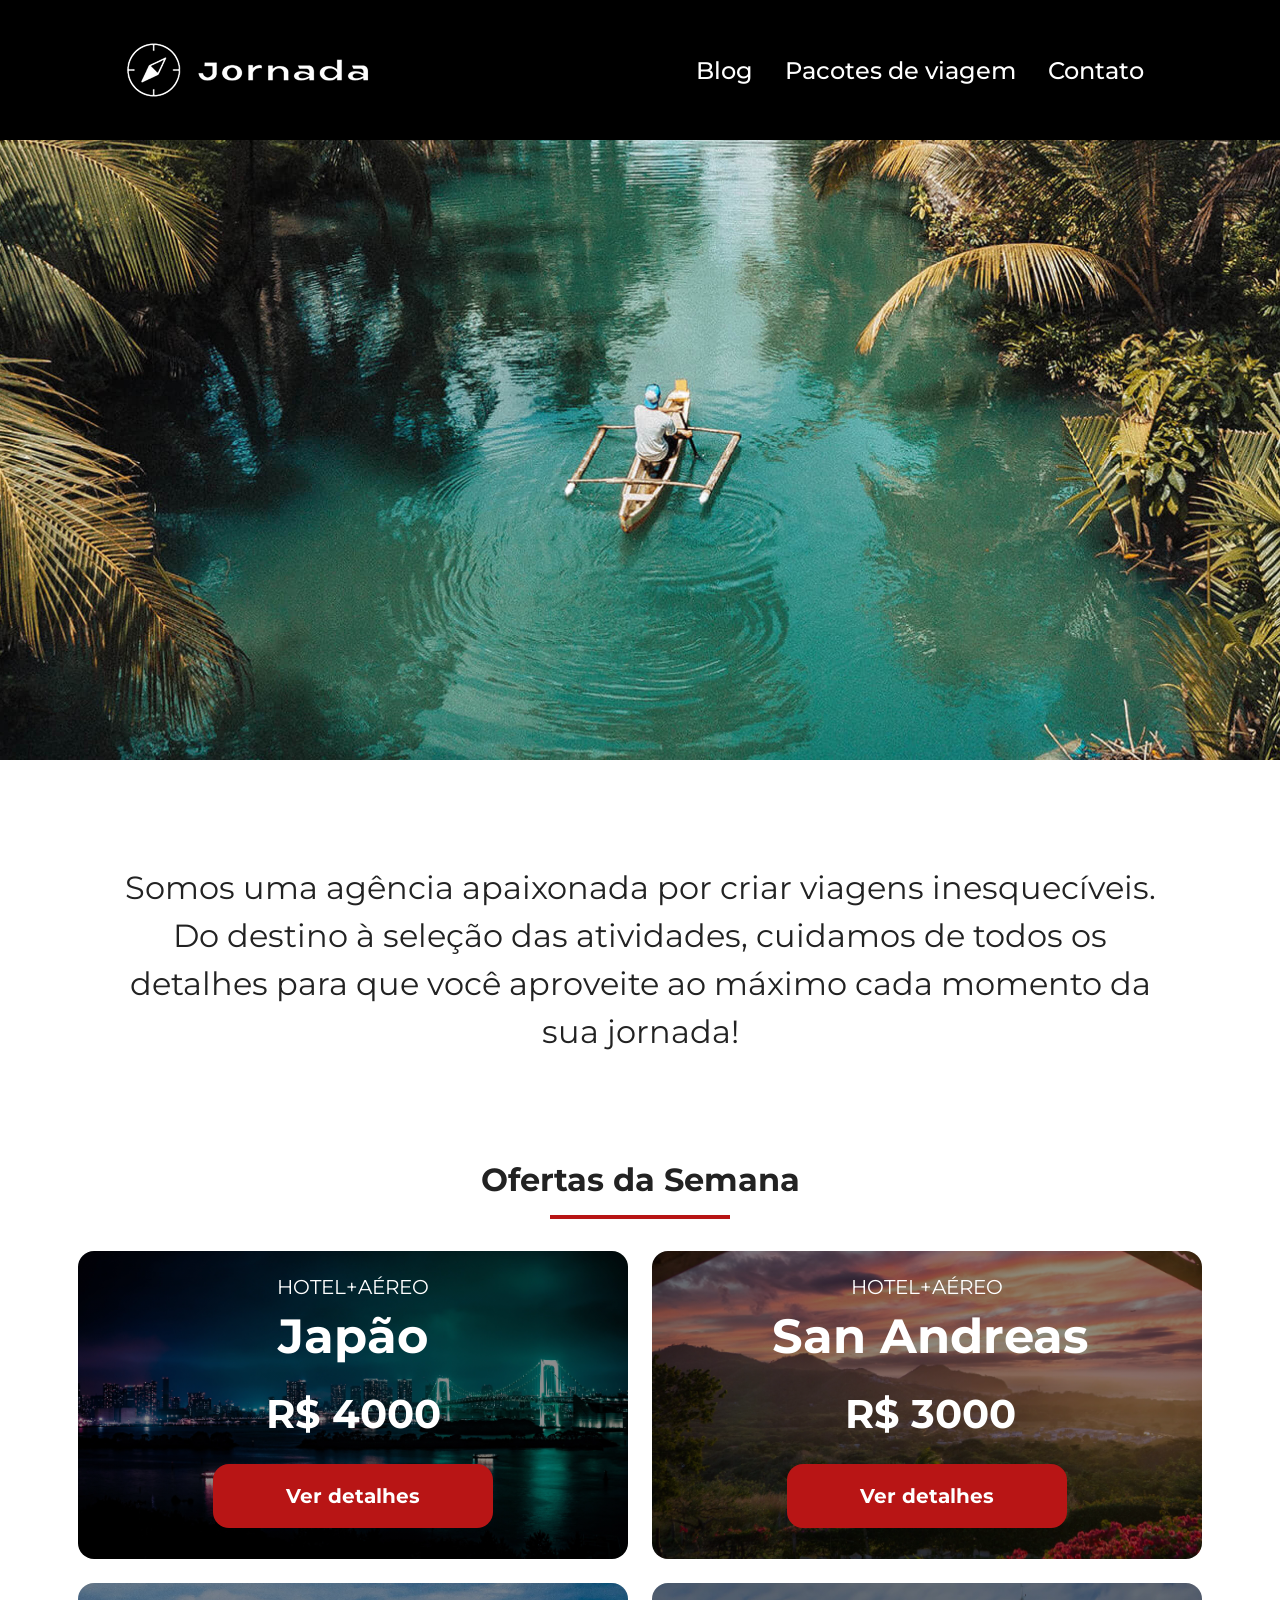
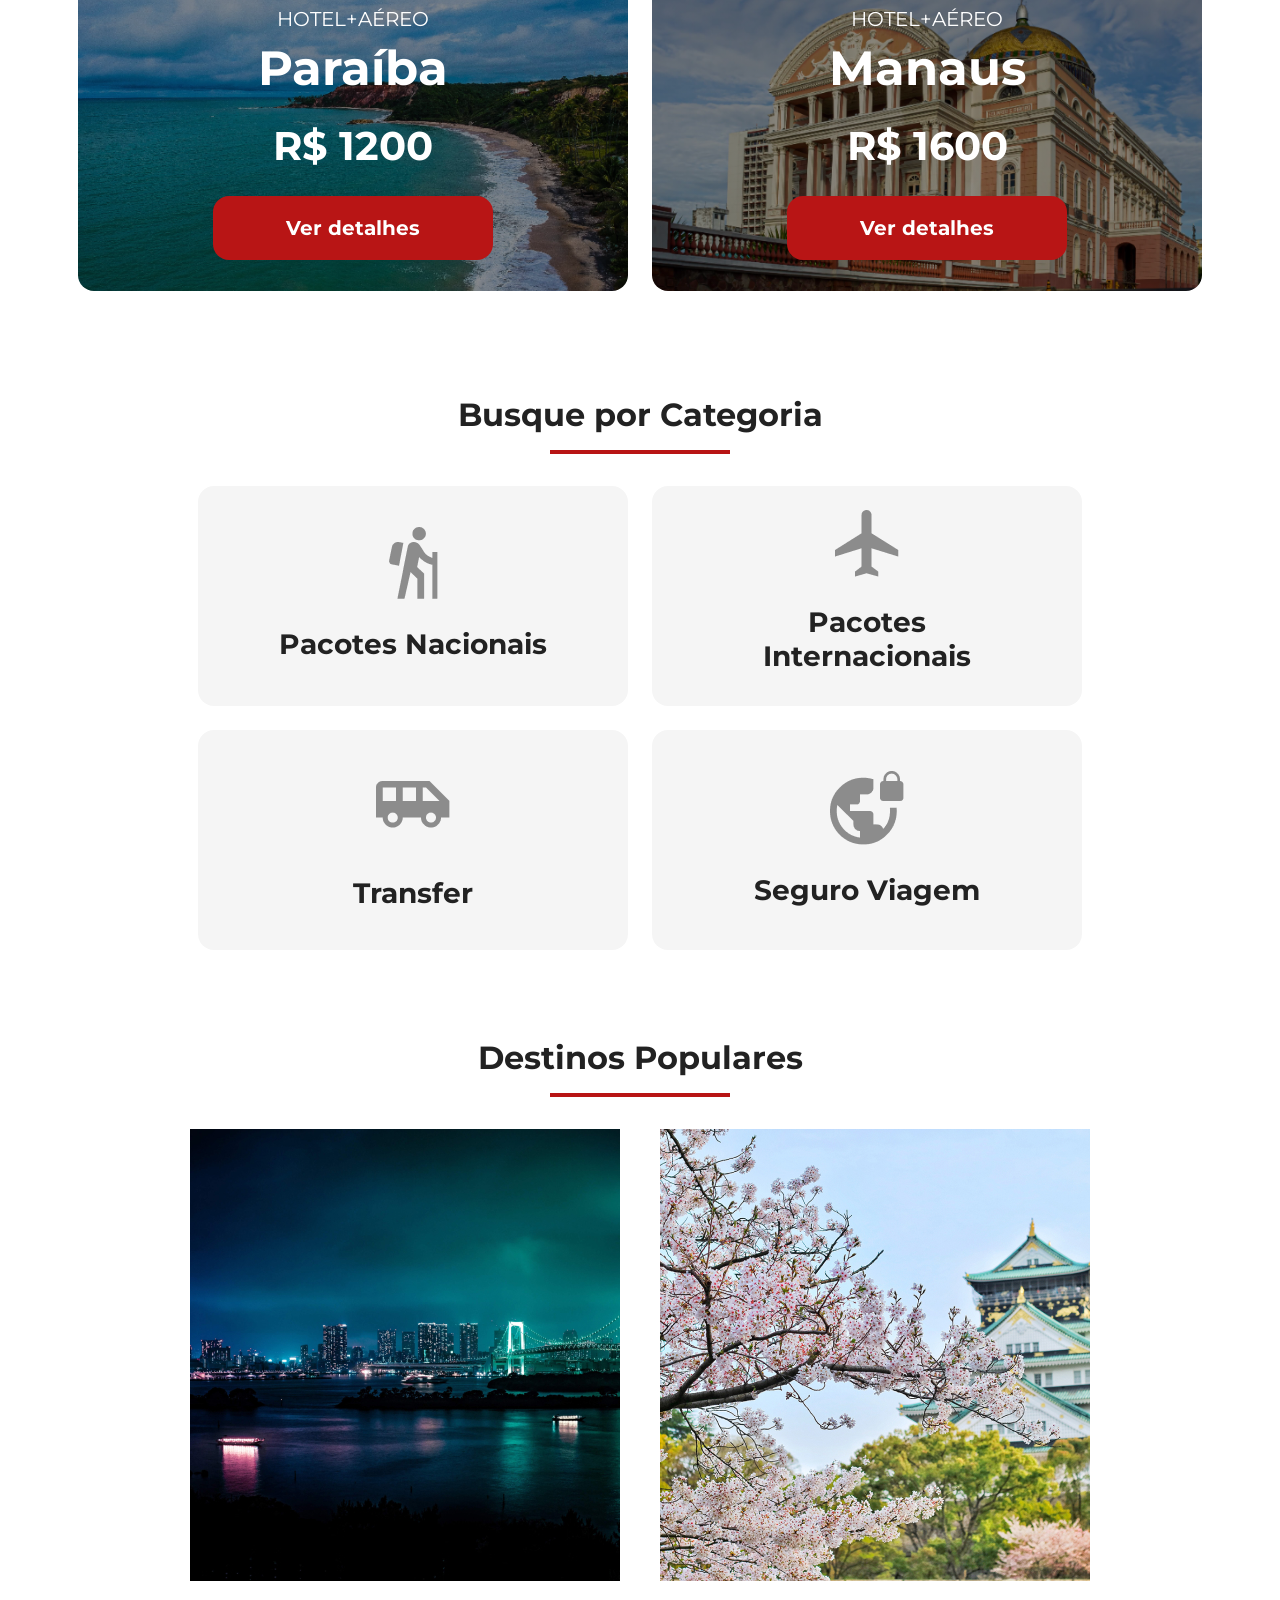
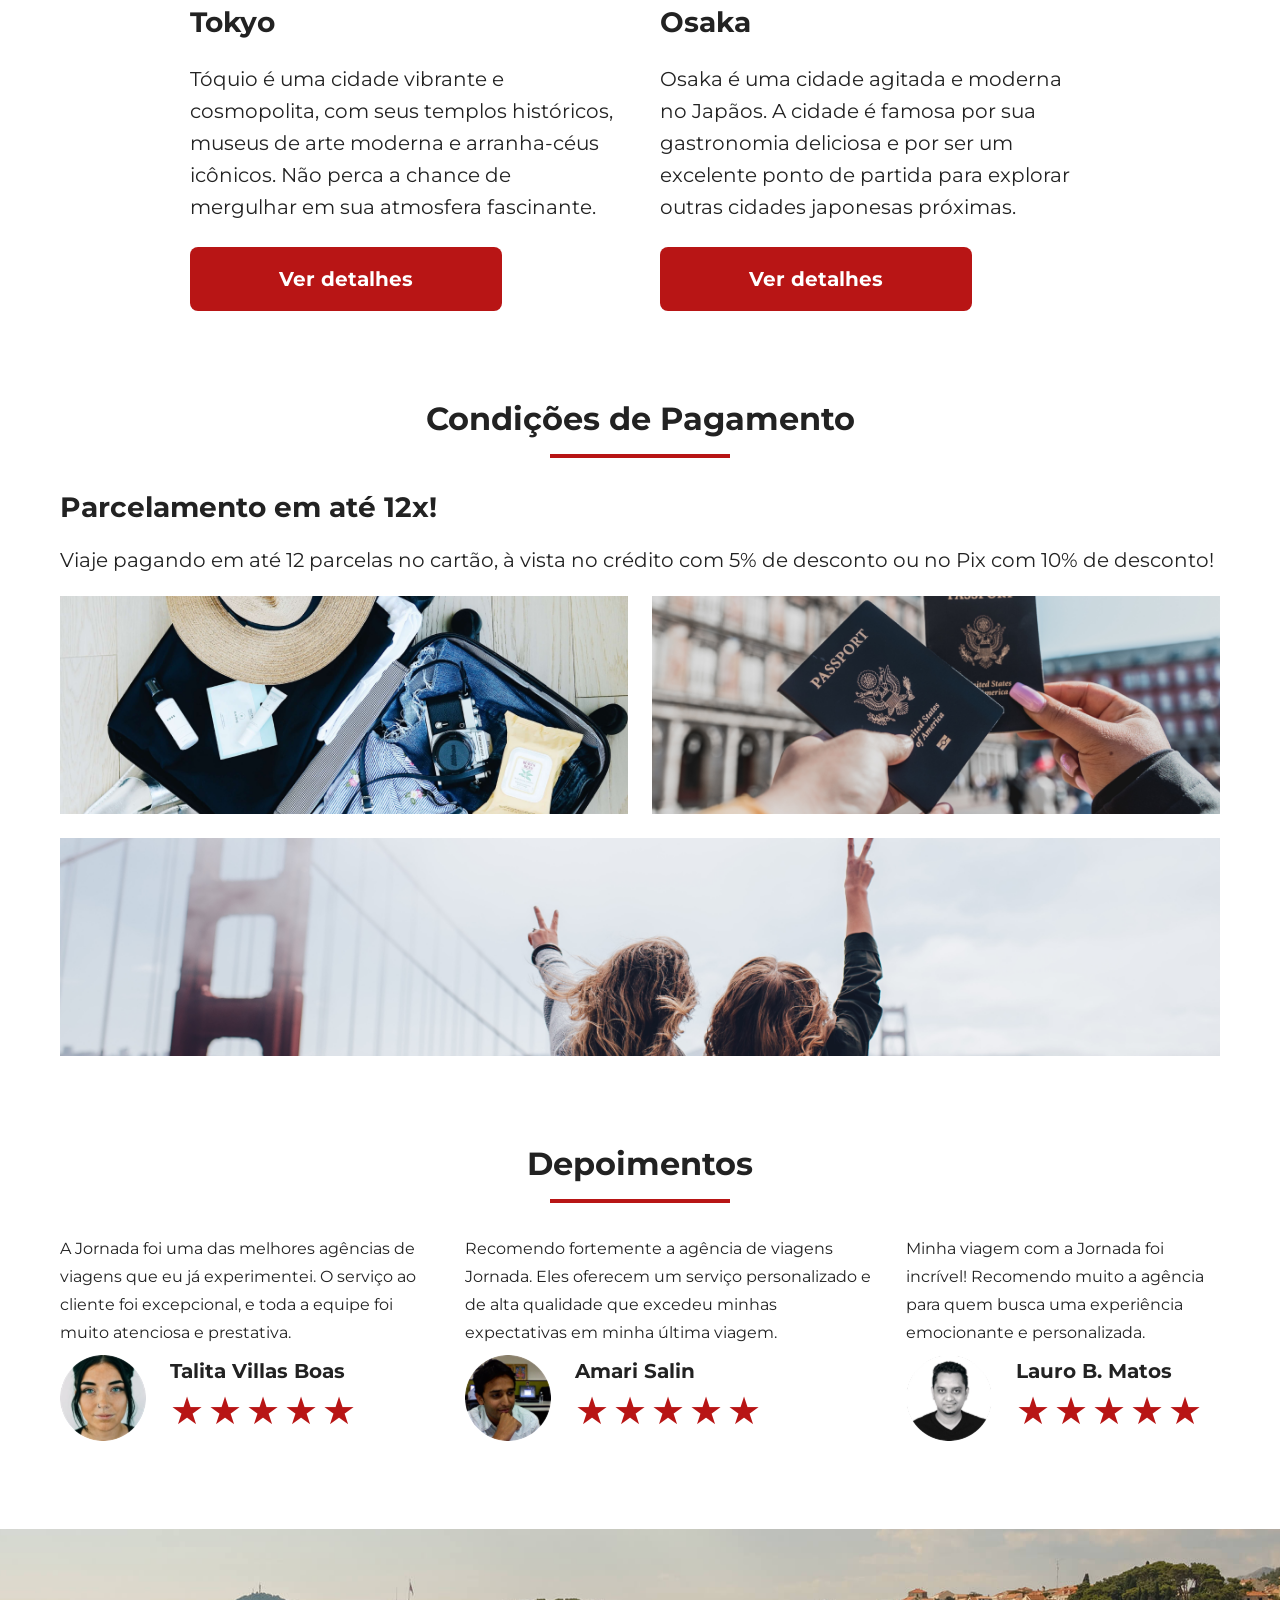
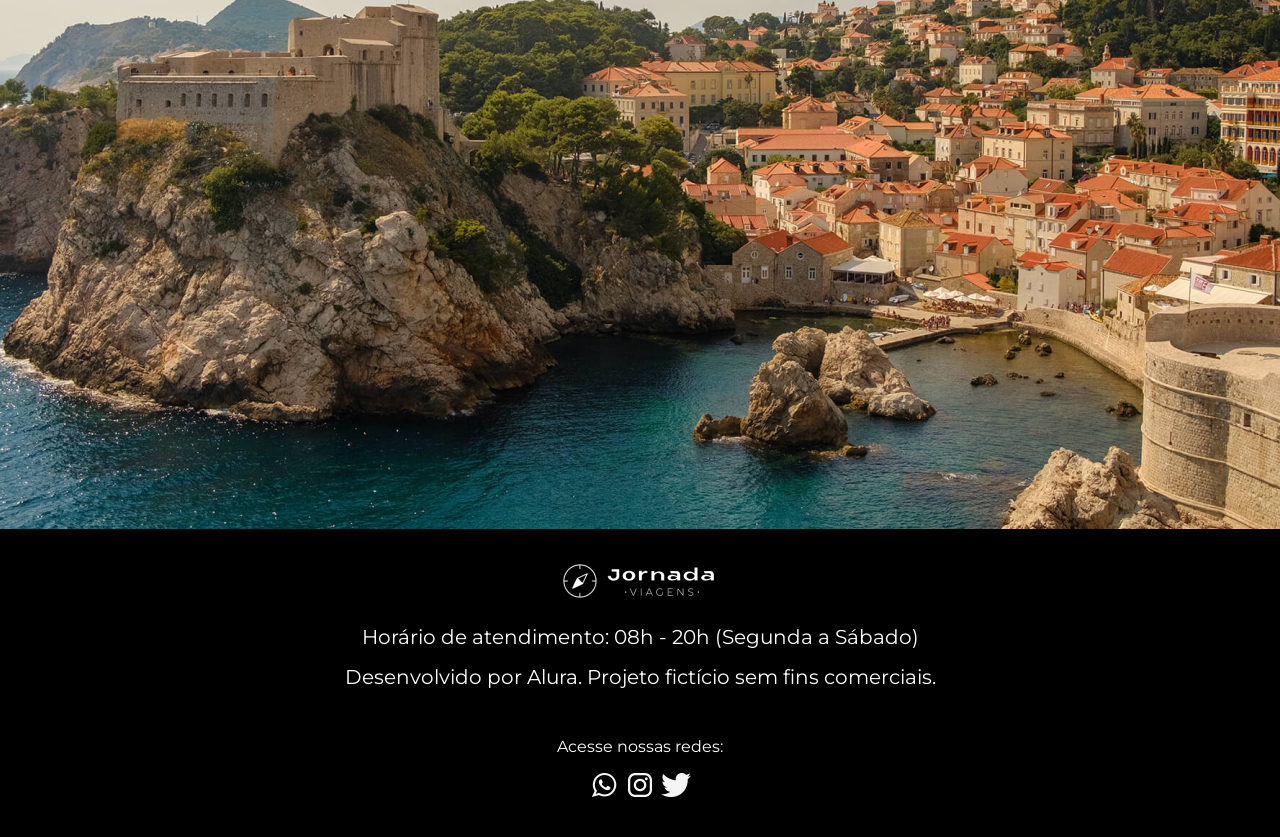
<file: index.html>
<!doctype html>
<html lang="pt-br">
  <head>
    <meta charset="UTF-8" />
    <meta name="viewport" content="width=device-width, initial-scale=1.0" />
    <meta http-equiv="X-UA-Compatible" content="IE=edge" />
    <meta
      name="description"
      content="Jornada viagens, uma agência apaixonada por criar viagens inesquecíveis"
    />
    <meta name="og:title" content="Jornada Viagens" />
    <meta
      name="og:description"
      content="Jornada viagens, uma agência apaixonada por criar viagens inesquecíveis"
    />
    <meta
      name="og:image"
      content="https://alexandreos1.github.io/Jornada-viagens/img/logo-footer.png"
    />
    <meta name="og:type" content="website" />
    <meta
      name="og:url"
      content="https://alexandreos1.github.io/Jornada-viagens/"
    />

    <link rel="icon" href="./img/favicon.svg" type="xml/svg" />
    <link rel="stylesheet" href="./css/style.css" />
    <title>Jornada Viagens</title>
  </head>
  <body>
    <header>
      <a class="logo" href="index.html" title="Voltar para a página incial">
        <img
          class="img-mobile"
          src="img/bussola-jornada-branca.png"
          alt="Bussola da logo jornada viagens na cor branca"
        />
        <img
          class="img-desktop"
          src="img/bussola-texto-jornada-branca.png"
          alt="logo jornada viagens na cor branca"
        />
      </a>
      <div class="navigation-menu">
        <label for="menu">
          <img src="img/menu.png" alt="menu" />
        </label>
        <input type="checkbox" id="menu" hidden />
        <nav>
          <ul class="list-links">
            <li>
              <a href="blog.html" target="_blank" title="Acessar blog">Blog</a>
            </li>
            <li>
              <a
                href="pacotes.html"
                target="_blank"
                title="Acessar pacotes de viagem"
                >Pacotes de viagem</a
              >
            </li>
            <li>
              <a href="contato.html" target="_blank" title="Acessar contato"
                >Contato</a
              >
            </li>
          </ul>
        </nav>
      </div>
    </header>
    <main>
      <section class="hero">
        <div class="hero-img"></div>
        <h2>
          Somos uma agência apaixonada por criar viagens inesquecíveis. Do
          destino à seleção das atividades, cuidamos de todos os detalhes para
          que você aproveite ao máximo cada momento da sua jornada!
        </h2>
      </section>
      <section class="oferta">
        <div class="section-title">
          <h2>Ofertas da Semana</h2>
          <hr />
        </div>
        <div class="oferta-cards">
          <article class="card japao">
            <header>
              <p>HOTEL+AÉREO</p>
              <h3>
                Japão <br />
                <span>R$ 4000</span>
              </h3>
            </header>
            <footer>
              <a href="#" class="button">Ver detalhes</a>
            </footer>
          </article>
          <article class="card san-andreas">
            <header>
              <p>HOTEL+AÉREO</p>
              <h3>
                San Andreas <br />
                <span>R$ 3000</span>
              </h3>
            </header>
            <footer>
              <a href="#" class="button">Ver detalhes</a>
            </footer>
          </article>
          <article class="card paraiba">
            <header>
              <p>HOTEL+AÉREO</p>
              <h3>
                Paraíba <br />
                <span>R$ 1200</span>
              </h3>
            </header>
            <footer>
              <a href="#" class="button">Ver detalhes</a>
            </footer>
          </article>
          <article class="card manaus">
            <header>
              <p>HOTEL+AÉREO</p>
              <h3>
                Manaus <br />
                <span>R$ 1600</span>
              </h3>
            </header>
            <footer>
              <a href="#" class="button">Ver detalhes</a>
            </footer>
          </article>
        </div>
      </section>
      <section class="categorias">
        <div class="section-title">
          <h2>Busque por Categoria</h2>
          <hr />
        </div>
        <div class="categorias-cards">
          <a
            class="card pacotes-nacionais"
            href="#"
            target="_blank"
            title="Busque pela categoria Pacotes Nacionais"
          >
            <img
              src="img/ícone-pacotes-nacionais.png"
              alt="ícone cinza representando uma pessoa fazendo tracking"
            />
            <h3>Pacotes Nacionais</h3>
          </a>

          <a
            class="card pacotes-internacionais"
            href="#"
            target="_blank"
            title="Busque pela categoria Pacotes internacionais"
          >
            <img
              src="img/ícone-pacotes-Internacionais.png"
              alt="ícone cinza representando um avião"
            />
            <h3>
              Pacotes <br />
              Internacionais
            </h3>
          </a>

          <a
            class="card transfer"
            href="#"
            target="_blank"
            title="Busque pela categoria Transfer"
          >
            <img
              src="img/ícone-transfer.png"
              alt="ícone cinza representando um ônibus"
            />
            <h3>Transfer</h3>
          </a>

          <a
            class="card seguro-viagem"
            href="#"
            target="_blank"
            title="Busque pela categoria Seguro Viagem"
          >
            <img
              src="img/ícone-seguro-viagem.png"
              alt="ícone cinza representando um planeta"
            />
            <h3>Seguro Viagem</h3>
          </a>
        </div>
      </section>
      <section class="destinos">
        <div class="section-title">
          <h2>Destinos Populares</h2>
          <hr />
        </div>
        <div class="itens-de-destinos">
          <article class="item tokyo">
            <header>
              <div class="img-tokyo-item"></div>
              <h3>Tokyo</h3>
            </header>
            <p>
              Tóquio é uma cidade vibrante e cosmopolita, com seus templos
              históricos, museus de arte moderna e arranha-céus icônicos. Não
              perca a chance de mergulhar em sua atmosfera fascinante.
            </p>
            <footer>
              <a
                href="#"
                class="button"
                target="_blank"
                title="Veja mais detalhes do destino Tokyo"
                >Ver detalhes</a
              >
            </footer>
          </article>
          <article class="item osaka">
            <header>
              <div class="img-osaka-item"></div>
              <h3>Osaka</h3>
            </header>
            <p>
              Osaka é uma cidade agitada e moderna no Japãos. A cidade é famosa
              por sua gastronomia deliciosa e por ser um excelente ponto de
              partida para explorar outras cidades japonesas próximas.
            </p>
            <footer>
              <a
                href="#"
                class="button"
                target="_blank"
                title="Veja mais detalhes do destino Osaka"
                >Ver detalhes</a
              >
            </footer>
          </article>
        </div>
      </section>
      <section class="pagamento">
        <div class="section-title">
          <h2>Condições de Pagamento</h2>
          <hr />
        </div>
        <div class="content-container">
          <div class="texto-content">
            <h3>Parcelamento em até 12x!</h3>
            <p>
              Viaje pagando em até 12 parcelas no cartão, à vista no crédito com
              5% de desconto ou no Pix com 10% de desconto!
            </p>
          </div>
          <div class="imagem-content">
            <div class="imagem mala"></div>
            <div class="imagem passaporte"></div>
            <div class="imagem pessoas"></div>
          </div>
        </div>
      </section>
      <section class="depoimentos">
        <div class="section-title">
          <h2>Depoimentos</h2>
          <hr />
        </div>
        <div class="depoimentos-container">
          <article>
            <header>
              <p>
                A Jornada foi uma das melhores agências de viagens que eu já
                experimentei. O serviço ao cliente foi excepcional, e toda a
                equipe foi muito atenciosa e prestativa.
              </p>
            </header>
            <footer>
              <img
                src="img/avatar-talita.png"
                alt="imagem de perfil da cliente Talita Villas Boas"
              />
              <div class="perfil-content">
                <h3>Talita Villas Boas</h3>
                <div class="avaliacao">
                  <span class="star">★</span>
                  <span class="star">★</span>
                  <span class="star">★</span>
                  <span class="star">★</span>
                  <span class="star">★</span>
                </div>
              </div>
            </footer>
          </article>
          <article>
            <header>
              <p>
                Recomendo fortemente a agência de viagens Jornada. Eles oferecem
                um serviço personalizado e de alta qualidade que excedeu minhas
                expectativas em minha última viagem.
              </p>
            </header>
            <footer>
              <img
                src="img/avatar-amari.png"
                alt="imagem de perfil do cliente Amari Salin"
              />
              <div class="perfil-content">
                <h3>Amari Salin</h3>
                <div class="avaliacao">
                  <span class="star">★</span>
                  <span class="star">★</span>
                  <span class="star">★</span>
                  <span class="star">★</span>
                  <span class="star">★</span>
                </div>
              </div>
            </footer>
          </article>
          <article>
            <header>
              <p>
                Minha viagem com a Jornada foi incrível! Recomendo muito a
                agência para quem busca uma experiência emocionante e
                personalizada.
              </p>
            </header>
            <footer>
              <img
                src="img/avatar-lauro.png"
                alt="imagem de perfil da cliente Lauro B. Matos"
              />
              <div class="perfil-content">
                <h3>Lauro B. Matos</h3>
                <div class="avaliacao">
                  <span class="star">★</span>
                  <span class="star">★</span>
                  <span class="star">★</span>
                  <span class="star">★</span>
                  <span class="star">★</span>
                </div>
              </div>
            </footer>
          </article>
        </div>
      </section>
      <section class="botton-hero">
        <div class="hero-img"></div>
      </section>
    </main>
    <footer class="main-footer">
      <div class="footer-content">
        <img src="img/logo-footer.png" alt="Logo completo jornada viagens" />
        <p>Horário de atendimento: 08h - 20h (Segunda a Sábado)</p>
        <p>Desenvolvido por Alura. Projeto fictício sem fins comerciais.</p>
      </div>
      <div class="footer-social">
        <p>Acesse nossas redes:</p>
        <a
          href="#"
          target="_blank"
          title="Acesse o Whatsapp do jornada viagens"
        >
          <img
            src="img/img-Whatsapp.png"
            alt="icone do Whatsapp na cor branca"
          />
        </a>
        <a
          href="#"
          target="_blank"
          title="Acesse o Instragam do jornada viagens"
        >
          <img
            src="img/img-Instragam.png"
            alt="icone do Instragam na cor branca"
          />
        </a>
        <a href="#" target="_blank" title="Acesse o Twiter do jornada viagens">
          <img src="img/img-Twiter.png" alt="icone do Twiter na cor branca" />
        </a>
      </div>
    </footer>
  </body>
</html>
</file>
<file: css/style.css>
@import url(global.css);
@import url(header.css);
@import url(hero.css);
@import url(oferta.css);
@import url(categoria.css);
@import url(destinos.css);
@import url(pagamento.css);
@import url(depoimentos.css);
@import url(footer.css);
</file>
